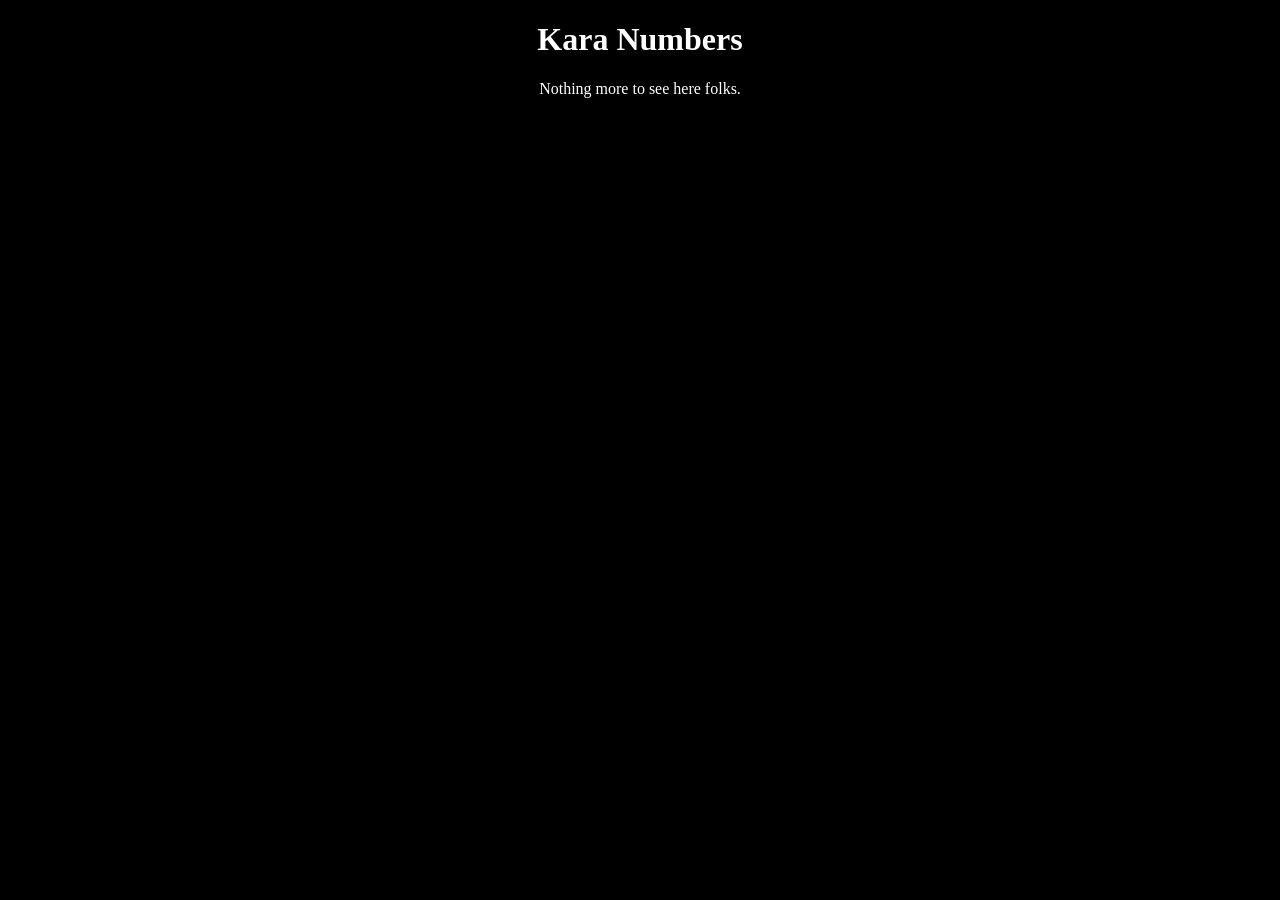
<file: index.html>
<!DOCTYPE html>
<html lang="en">
<head>
  <meta charset="UTF-8">
  <meta name="viewport" content="width=device-width, initial-scale=1">
  <title>Kara Numbers</title>
  <link rel="stylesheet" href="index.css" type="text/css">
</head>
<body>
    <h1>Kara Numbers</h1>
    <p>Nothing more to see here folks.</p>
    <div id = "root"></div>
</body>
</html>
</file>
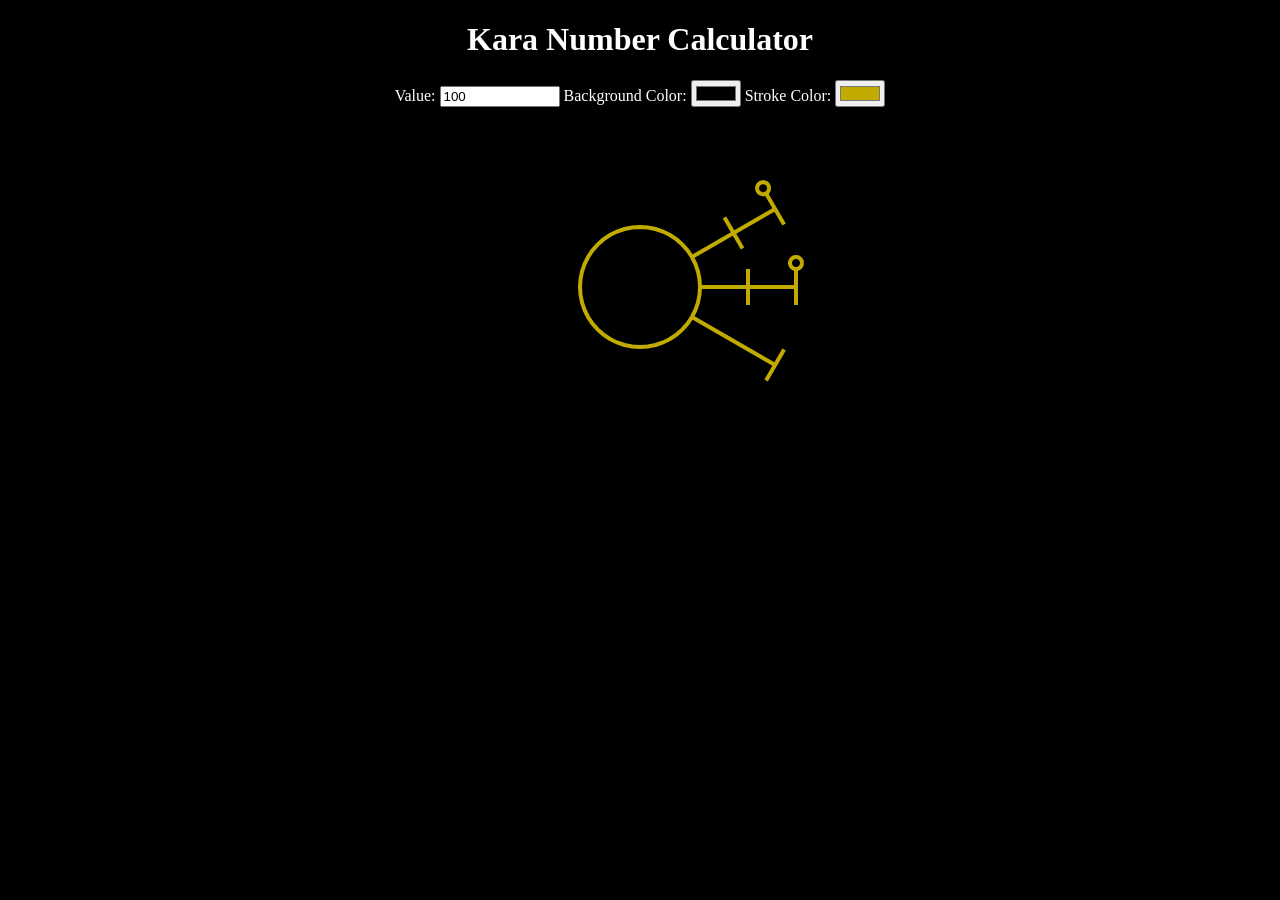
<file: calculator.html>
<!DOCTYPE html>
<html lang="en">
<head>
  <meta charset="UTF-8">
  <meta name="viewport" content="width=device-width, initial-scale=1">
  <title>Kara Number Calculator</title>
  <link rel="stylesheet" href="index.css" type="text/css">
</head>
<body>
    <h1>Kara Number Calculator</h1>
    <label for="value">Value:</label>
    <input type="number" id="value" name="value" value="100" min="-2176782335" max="2176782335"/>
    <label for="bg-color">Background Color:</label>
    <input type="color" id="bg-color" name="bg-color" value="#00000000"/>
    <label for="strokecolor">Stroke Color:</label>
    <input type="color" id="stroke-color" name="stroke-color" value="#C1AB00"/>
    <div id = "root"></div>
</body>
<script src="index.js"></script>
<script>calculator();</script>
</html>
</file>
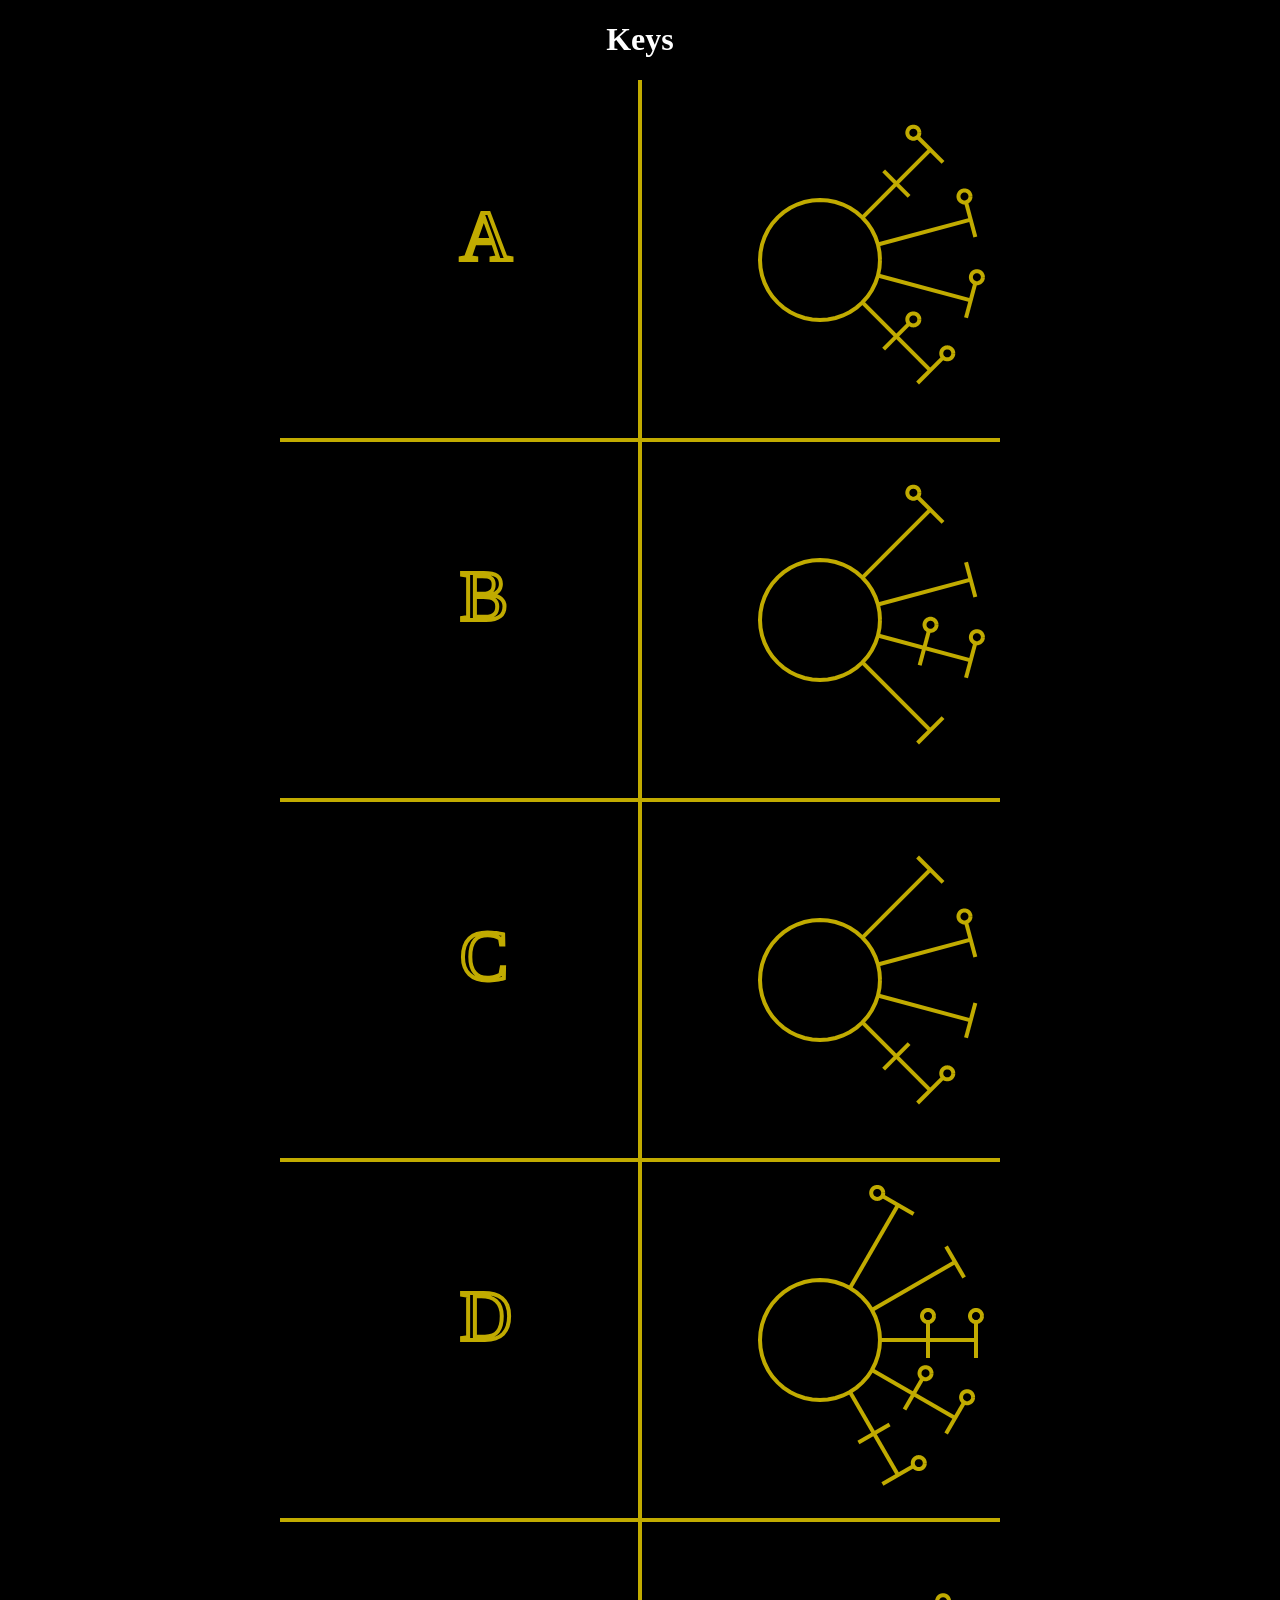
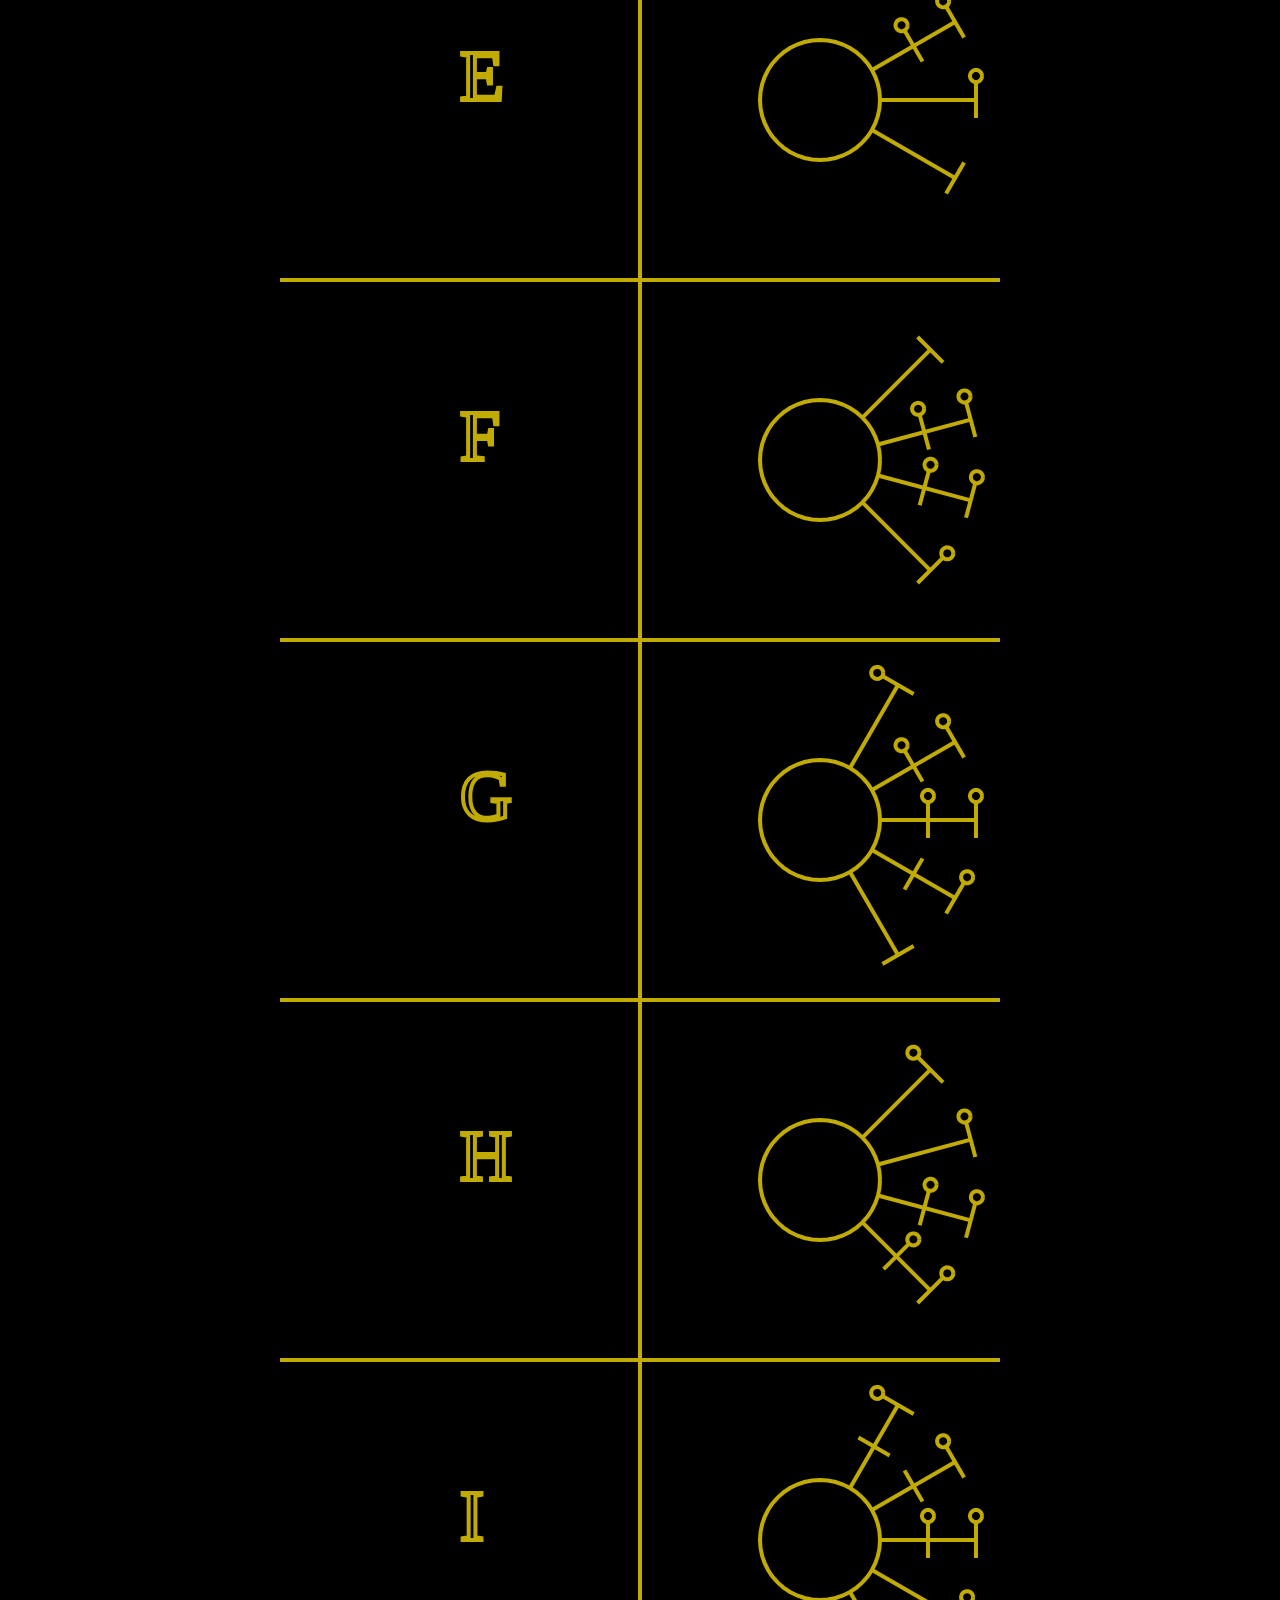
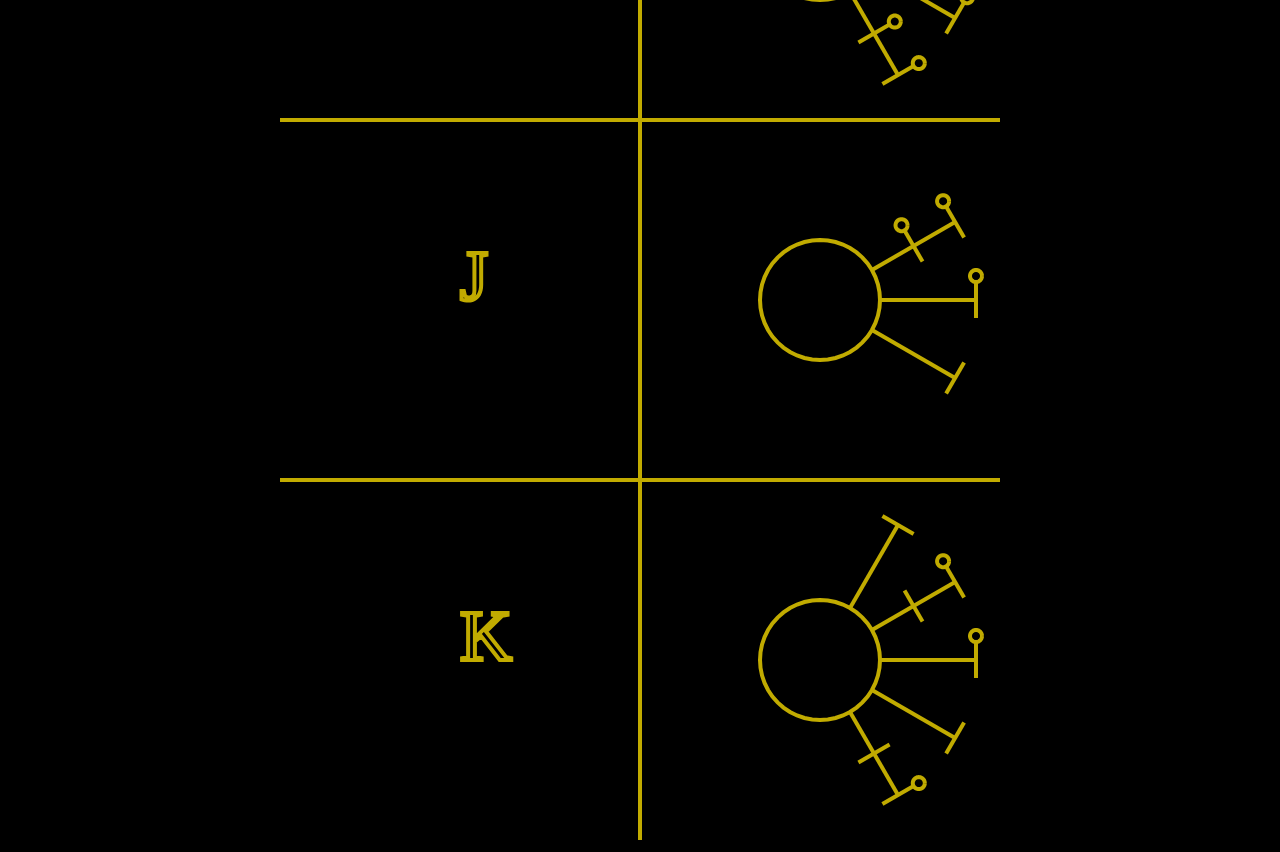
<file: keys.html>
<!DOCTYPE html>
<html lang="en">
<head>
  <meta charset="UTF-8">
  <meta name="viewport" content="width=device-width, initial-scale=1">
  <title>Kara Numbers</title>
  <link rel="stylesheet" href="index.css" type="text/css">
</head>
<body>
    <h1>Keys</h1>
    <div id = "root"></div>
</body>
<script src="index.js"></script>
<script>displayKeys();</script>
</html>
</file>
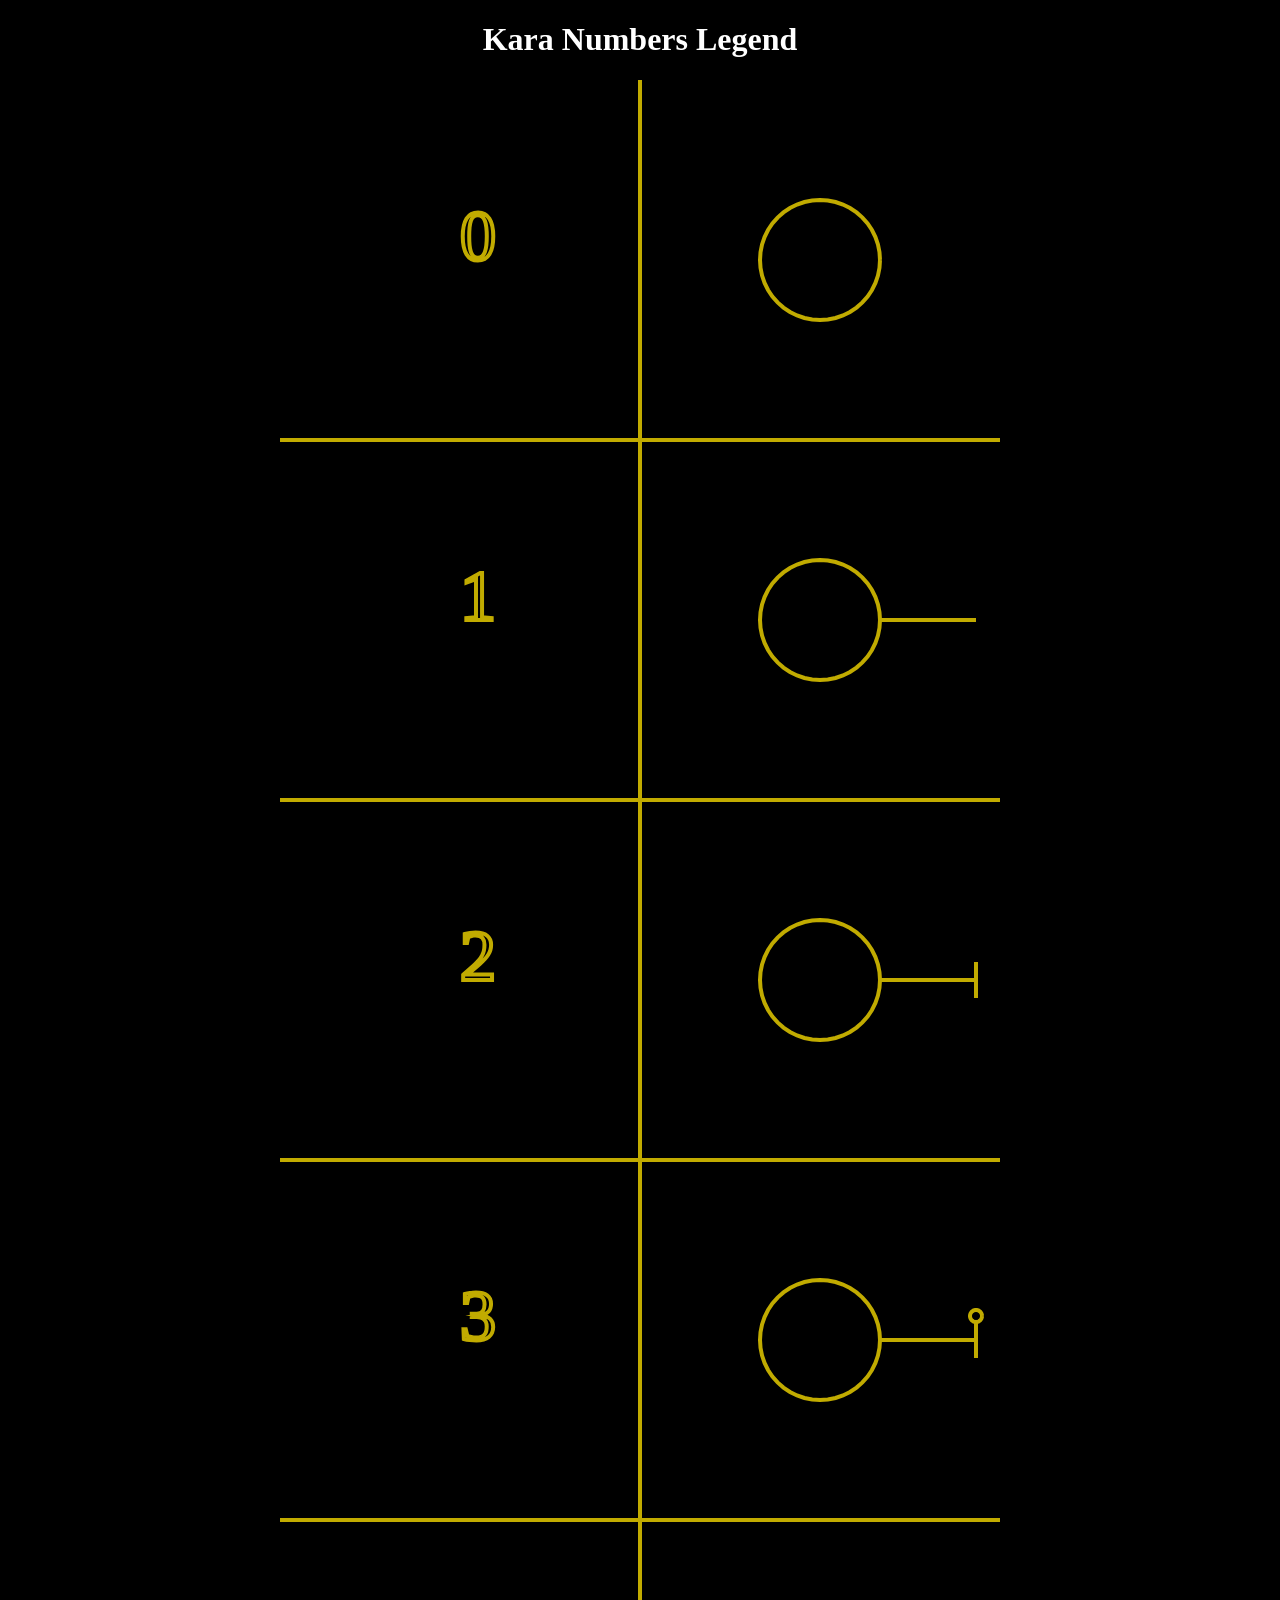
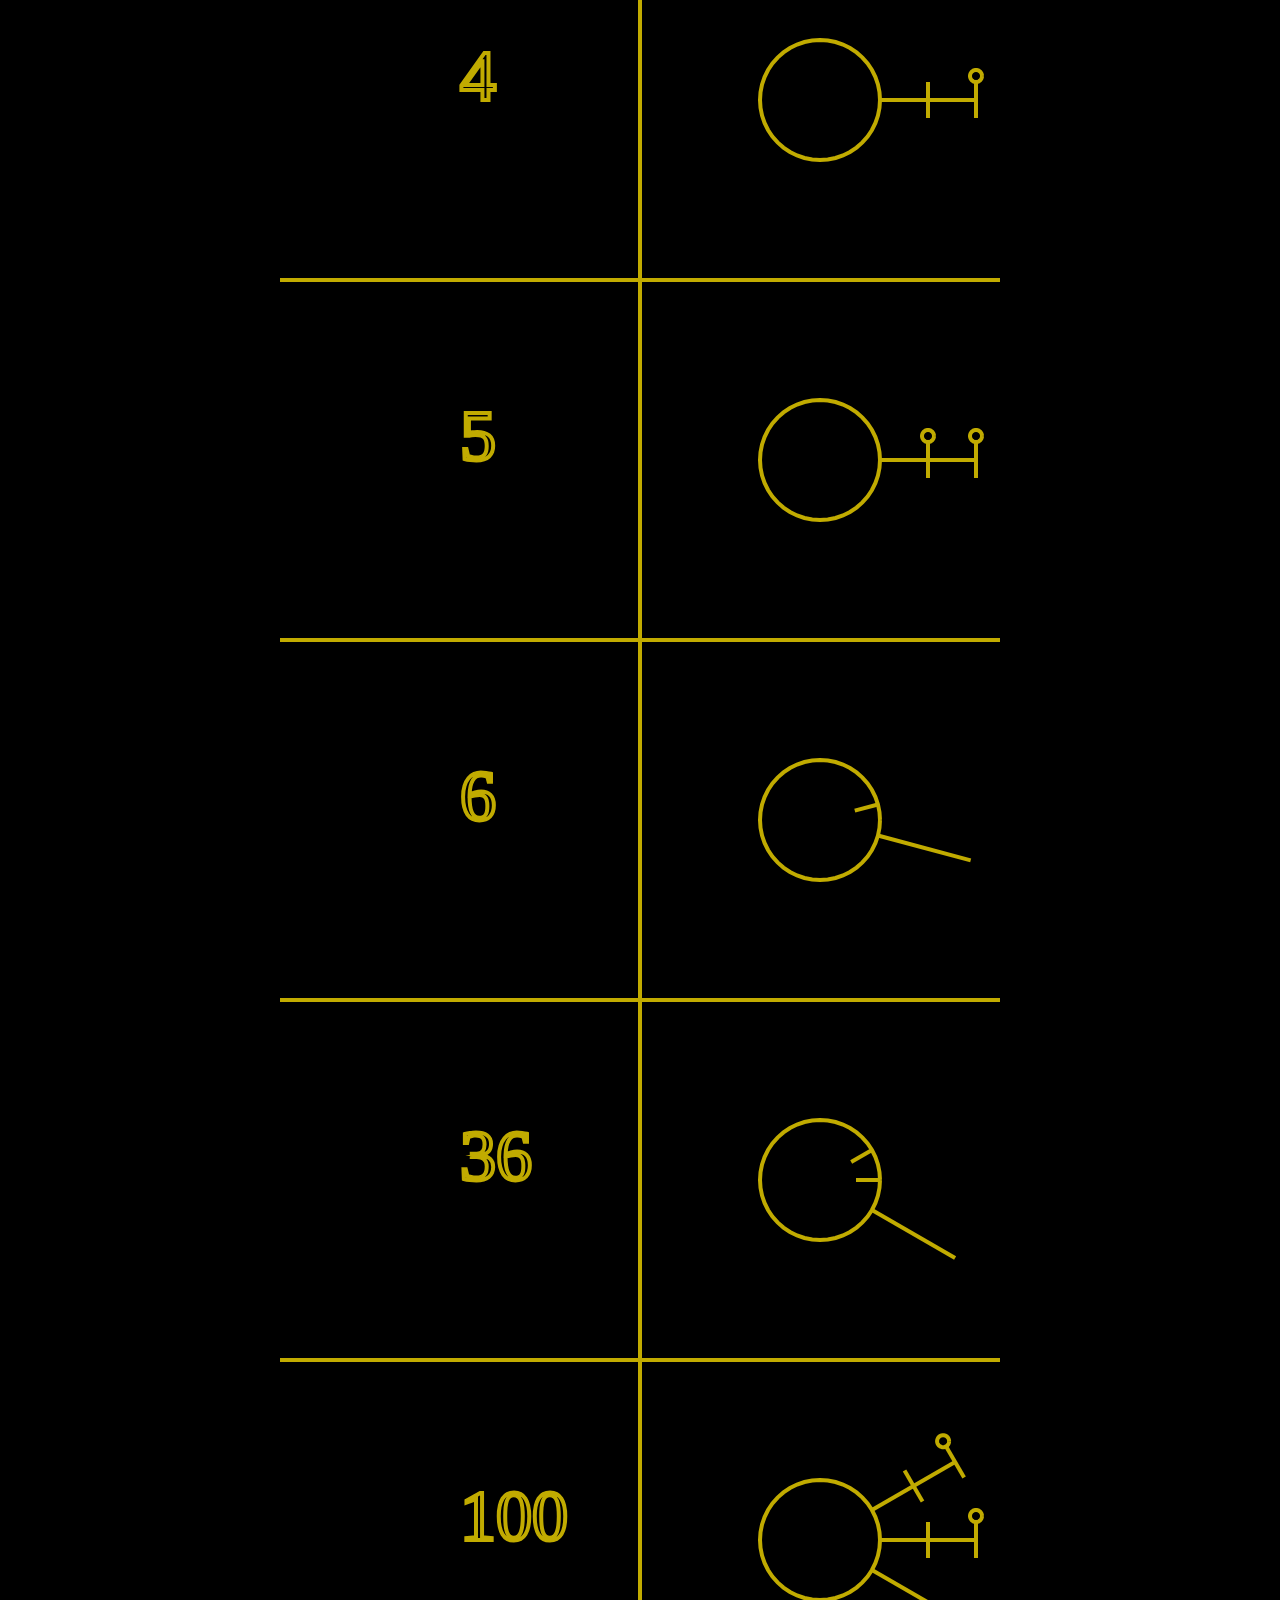
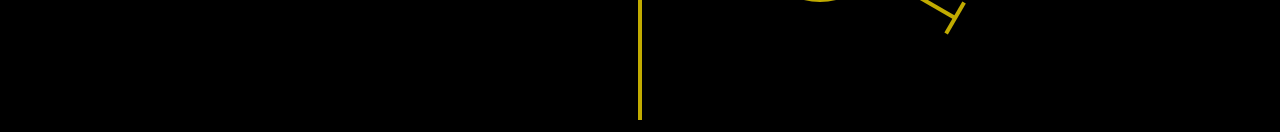
<file: legend.html>
<!DOCTYPE html>
<html lang="en">
<head>
  <meta charset="UTF-8">
  <meta name="viewport" content="width=device-width, initial-scale=1">
  <title>Kara Numbers</title>
  <link rel="stylesheet" href="index.css" type="text/css">
</head>
<body>
    <h1>Kara Numbers Legend</h1>
    <div id = "root"></div>
</body>
<script src="index.js"></script>
<script>displayLegend();</script>
</html>
</file>
<file: index.css>
html{
    background-color: black;
    color: white;
}

body{
    text-align: center;
}
</file>
